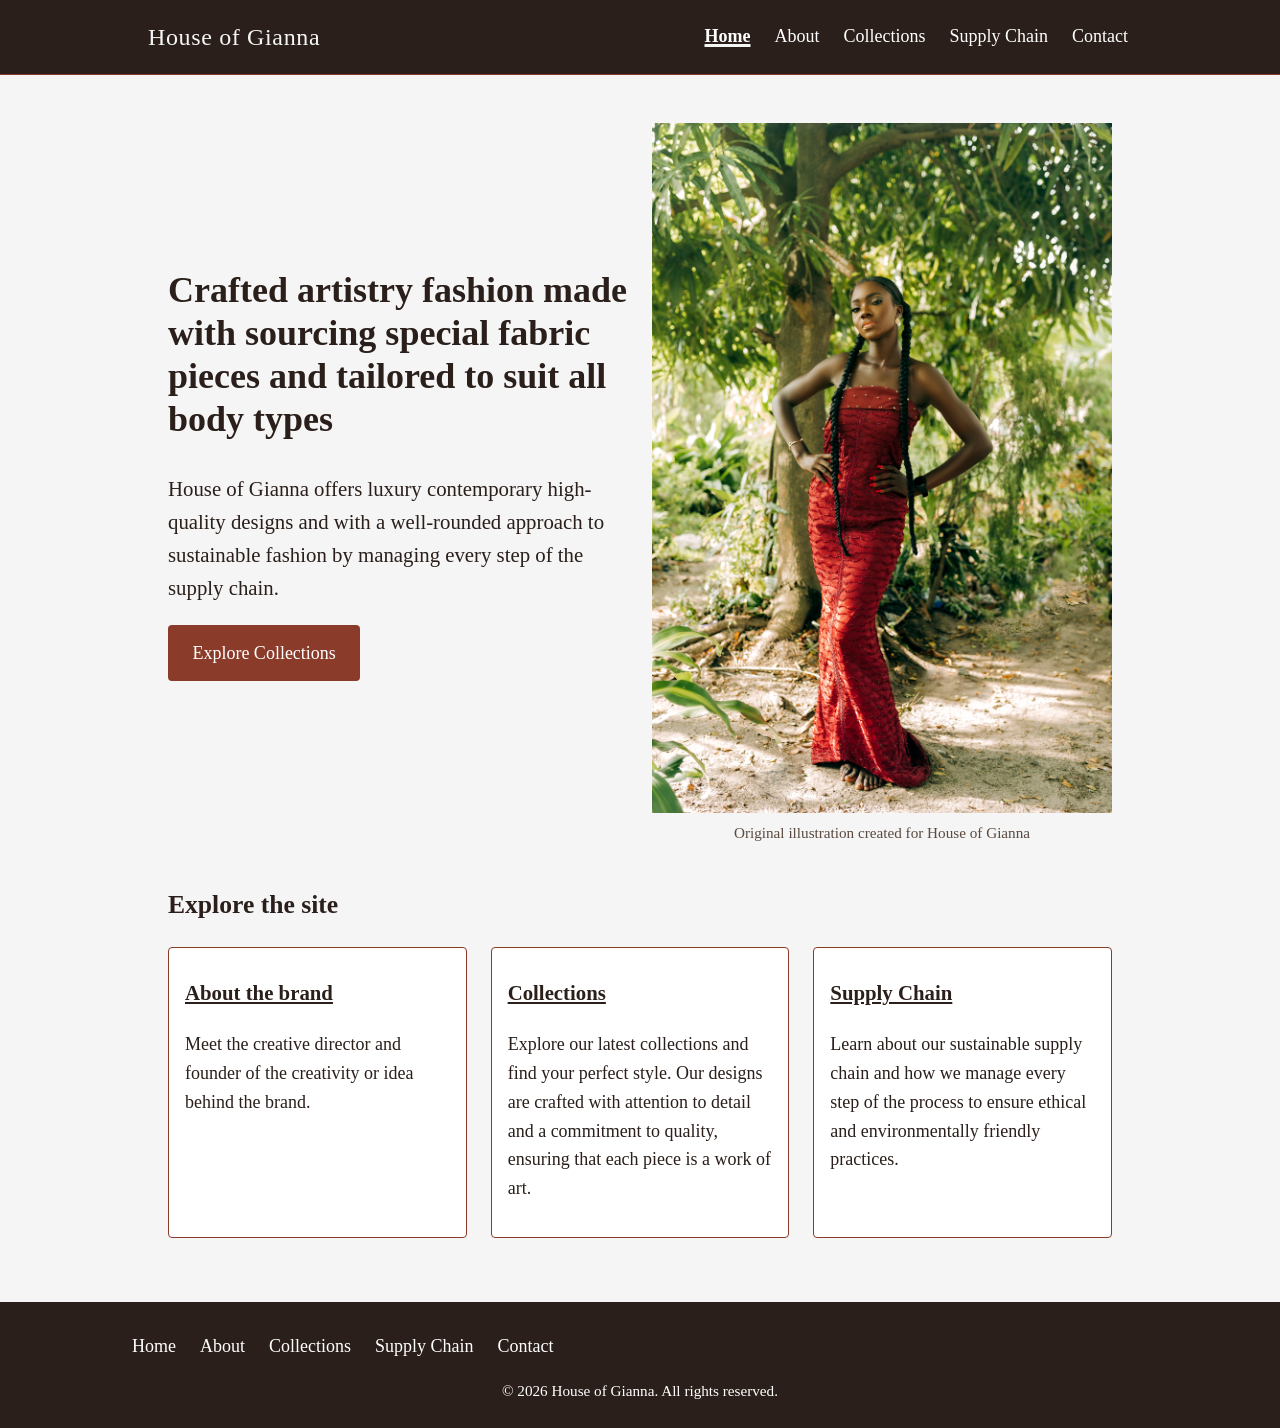
<file: index.html>
<!DOCTYPE html>
<html lang="en">
<head>
    <meta charset="UTF-8">
    <meta name="viewport" content="width=device-width, initial-scale=1.0">
    <title>Home | House of Gianna</title>
    <meta name="description" content="House of Gianna is a luxury fashion brand that offers luxury contemporary high-quality ready-made designs that fit the complex taste, feminine appeal and modern lifestyle or attraction of women. Explore our latest collections and find your perfect style.">
    <link rel="stylesheet" href="css/styles.css">
</head>
<body>
    <a class="skip-link" href="#main-content">Skip to main content</a>

    <header class="site-header">
      <div class="site-header__inner">
        <p class="site-title"><a href="index.html">House of Gianna<span class="visually-hidden"> - home page</span></a></p>
        <nav aria-label="primary">
          <ul class="nav-list">
            <li><a href="index.html" aria-current="page">Home</a></li>
            <li><a href="about.html">About</a></li>
            <li><a href="collections.html">Collections</a></li>
            <li><a href="supply-chain.html">Supply Chain</a></li>
            <li><a href="contact.html">Contact</a></li>
          </ul>
        </nav>
      </div>
    </header>

    <main id="main-content" tabindex="-1">
        <section class="hero" aria-labelledby="home-title">
            <div>
                <h1 id="home-title">Crafted artistry fashion made with sourcing special fabric pieces and tailored to suit all body types</h1>
                <p class="lead">House of Gianna offers luxury contemporary high-quality designs and with a well-rounded approach to sustainable fashion by managing every step of the supply chain.</p>
                <p><a class="button" href="collections.html">Explore Collections</a></p>
            </div>
            <figure>
                <img src="image/IMG_2886.JPG" alt="Illustration of a sequin draped beaded flowing tube or bandeau dress with fish cut at the hemline" width="600" height="400">
                <figcaption>Original illustration created for House of Gianna</figcaption>
            </figure>
        </section>

        <section aria-labelledby="explore-title">
            <h2 id="explore-title">Explore the site</h2>
            <div class="card-grid">
                <article class="card">
                    <h3><a href="about.html">About the brand</a></h3>
                    <p>Meet the creative director and founder of the creativity or idea behind the brand.</p>
                </article>
                <article class="card">
                    <h3><a href="collections.html">Collections</a></h3>
                    <p>Explore our latest collections and find your perfect style. Our designs are crafted with attention to detail and a commitment to quality, ensuring that each piece is a work of art.</p>
                </article>
                <article class="card">
                    <h3><a href="supply-chain.html">Supply Chain</a></h3>
                    <p>Learn about our sustainable supply chain and how we manage every step of the process to ensure ethical and environmentally friendly practices.</p>
                </article>
            </div>
        </section>
    </main> 

    <footer class="site-footer">
        <div class="site-footer__inner">
            <nav aria-label="Footer">
                <ul class="nav-list">
                    <li><a href="index.html">Home</a></li>
                    <li><a href="about.html">About</a></li>
                    <li><a href="collections.html">Collections</a></li>
                    <li><a href="supply-chain.html">Supply Chain</a></li>
                    <li><a href="contact.html">Contact</a></li>
                </ul>
            </nav>
            <p class="copyright">&copy; 2026 House of Gianna. All rights reserved.</p>
        </div>
    </footer>
</body>
</html>
</file>
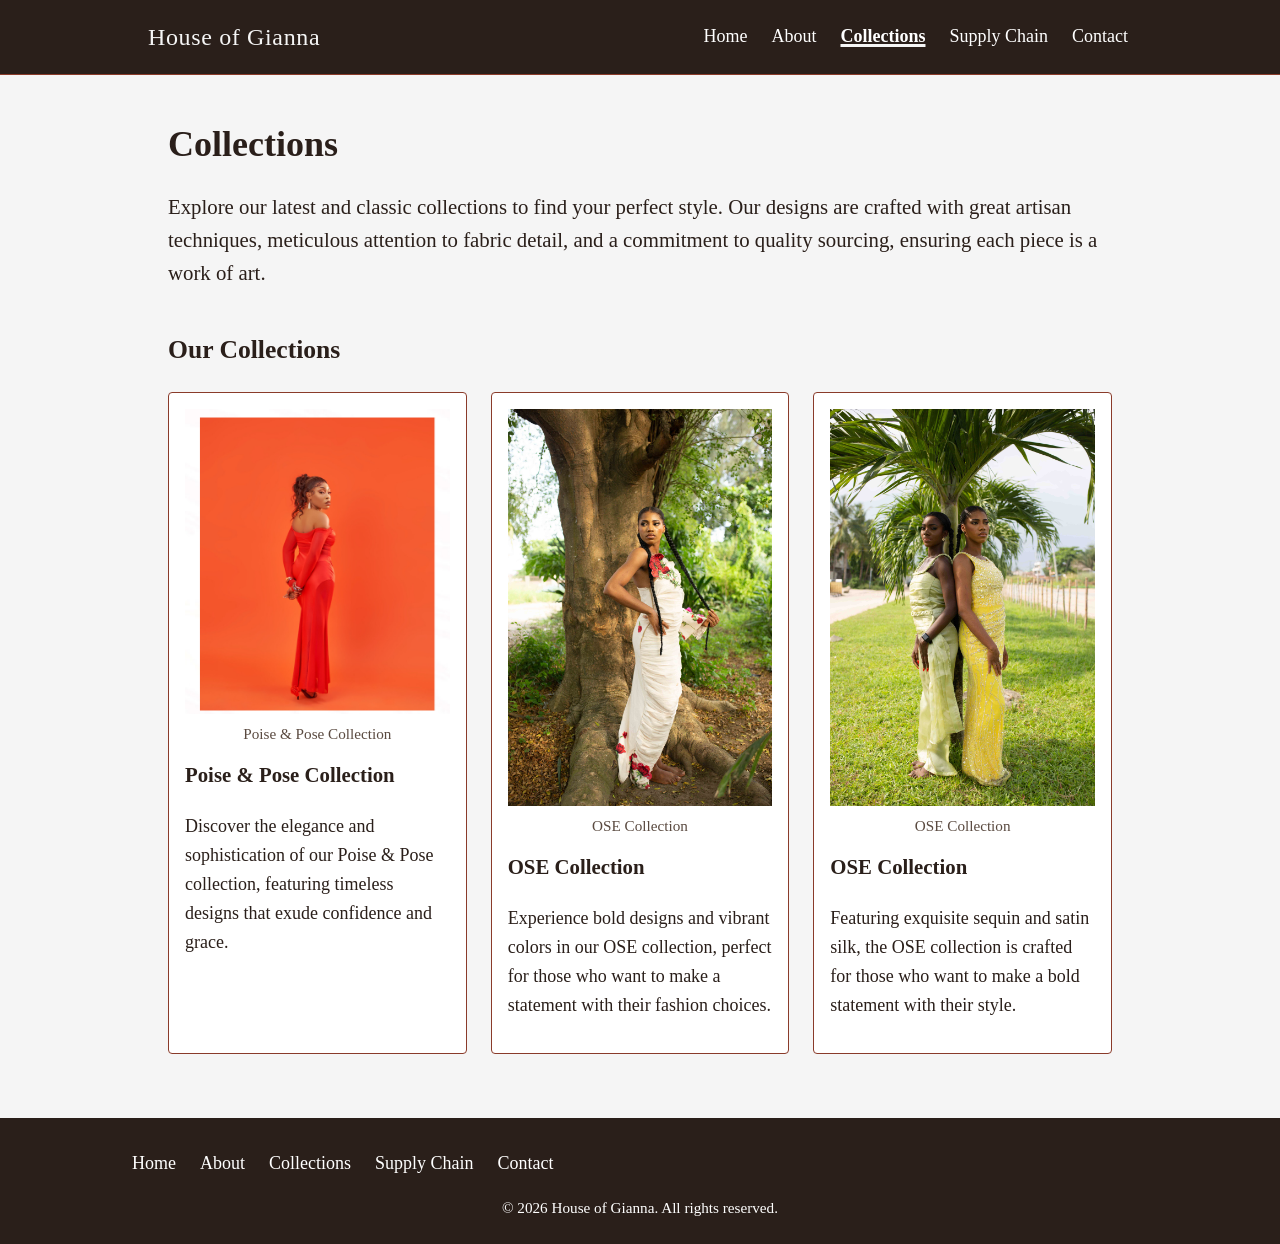
<file: collections.html>
<!DOCTYPE html>
<html lang="en">
<head>
    <meta charset="UTF-8">
    <meta name="viewport" content="width=device-width, initial-scale=1.0">
    <title>Collections | House of Gianna</title>
    <meta name="description" content="Explore House of Gianna collections: From our Poise &amp; Pose collection to our latest OSE collection featuring bold designs and colors.">
    <link rel="stylesheet" href="css/styles.css">
</head>
<body>
    <a class="skip-link" href="#main-content">Skip to main content</a>

    <header class="site-header">
      <div class="site-header__inner">
        <p class="site-title"><a href="index.html" class="site-title__link">House of Gianna<span class="visually-hidden"> - home page</span></a></p>
        <nav aria-label="Primary">
          <ul class="nav-list">
            <li><a href="index.html">Home</a></li>
            <li><a href="about.html">About</a></li>
            <li><a href="collections.html" aria-current="page">Collections</a></li>
            <li><a href="supply-chain.html">Supply Chain</a></li>
            <li><a href="contact.html">Contact</a></li>
          </ul>
        </nav>
      </div>
    </header>

    <main id="main-content" tabindex="-1">
        <h1 id="collections-title">Collections</h1>
        <p class="lead">Explore our latest and classic collections to find your perfect style. Our designs are crafted with great artisan techniques, meticulous attention to fabric detail, and a commitment to quality sourcing, ensuring each piece is a work of art.</p>

        <section aria-labelledby="range-title">
            <h2 id="range-title">Our Collections</h2>
            <div class="card-grid">
                <article class="card">
                    <figure>
                        <img src="image/IMG_0195.jpg" alt="Poise &amp; Pose Collection" width="300" height="400">
                        <figcaption>Poise &amp; Pose Collection</figcaption>
                    </figure>
                    <h3>Poise &amp; Pose Collection</h3>
                    <p>Discover the elegance and sophistication of our Poise &amp; Pose collection, featuring timeless designs that exude confidence and grace.</p>
                </article>
                <article class="card">
                    <figure>
                        <img src="image/IMG_2644.JPG" alt="OSE Collection" width="300" height="400">
                        <figcaption>OSE Collection</figcaption>
                    </figure>
                    <h3>OSE Collection</h3>
                    <p>Experience bold designs and vibrant colors in our OSE collection, perfect for those who want to make a statement with their fashion choices.</p>
                </article>
                <article class="card">
                    <figure>
                        <img src="image/IMG_2721.JPG" alt="OSE Collection" width="300" height="400">
                        <figcaption>OSE Collection</figcaption>
                    </figure>
                    <h3>OSE Collection</h3>
                    <p>Featuring exquisite sequin and satin silk, the OSE collection is crafted for those who want to make a bold statement with their style.</p>
                </article>
            </div>
        </section>
    </main>

    <footer class="site-footer">
        <div class="site-footer__inner">
            <nav aria-label="Footer">
                <ul class="nav-list">
                    <li><a href="index.html">Home</a></li>
                    <li><a href="about.html">About</a></li>
                    <li><a href="collections.html">Collections</a></li>
                    <li><a href="supply-chain.html">Supply Chain</a></li>
                    <li><a href="contact.html">Contact</a></li>
                </ul>
            </nav>
            <p class="copyright">&copy; 2026 House of Gianna. All rights reserved.</p>
        </div>
    </footer>
</body>
</html>
</file>
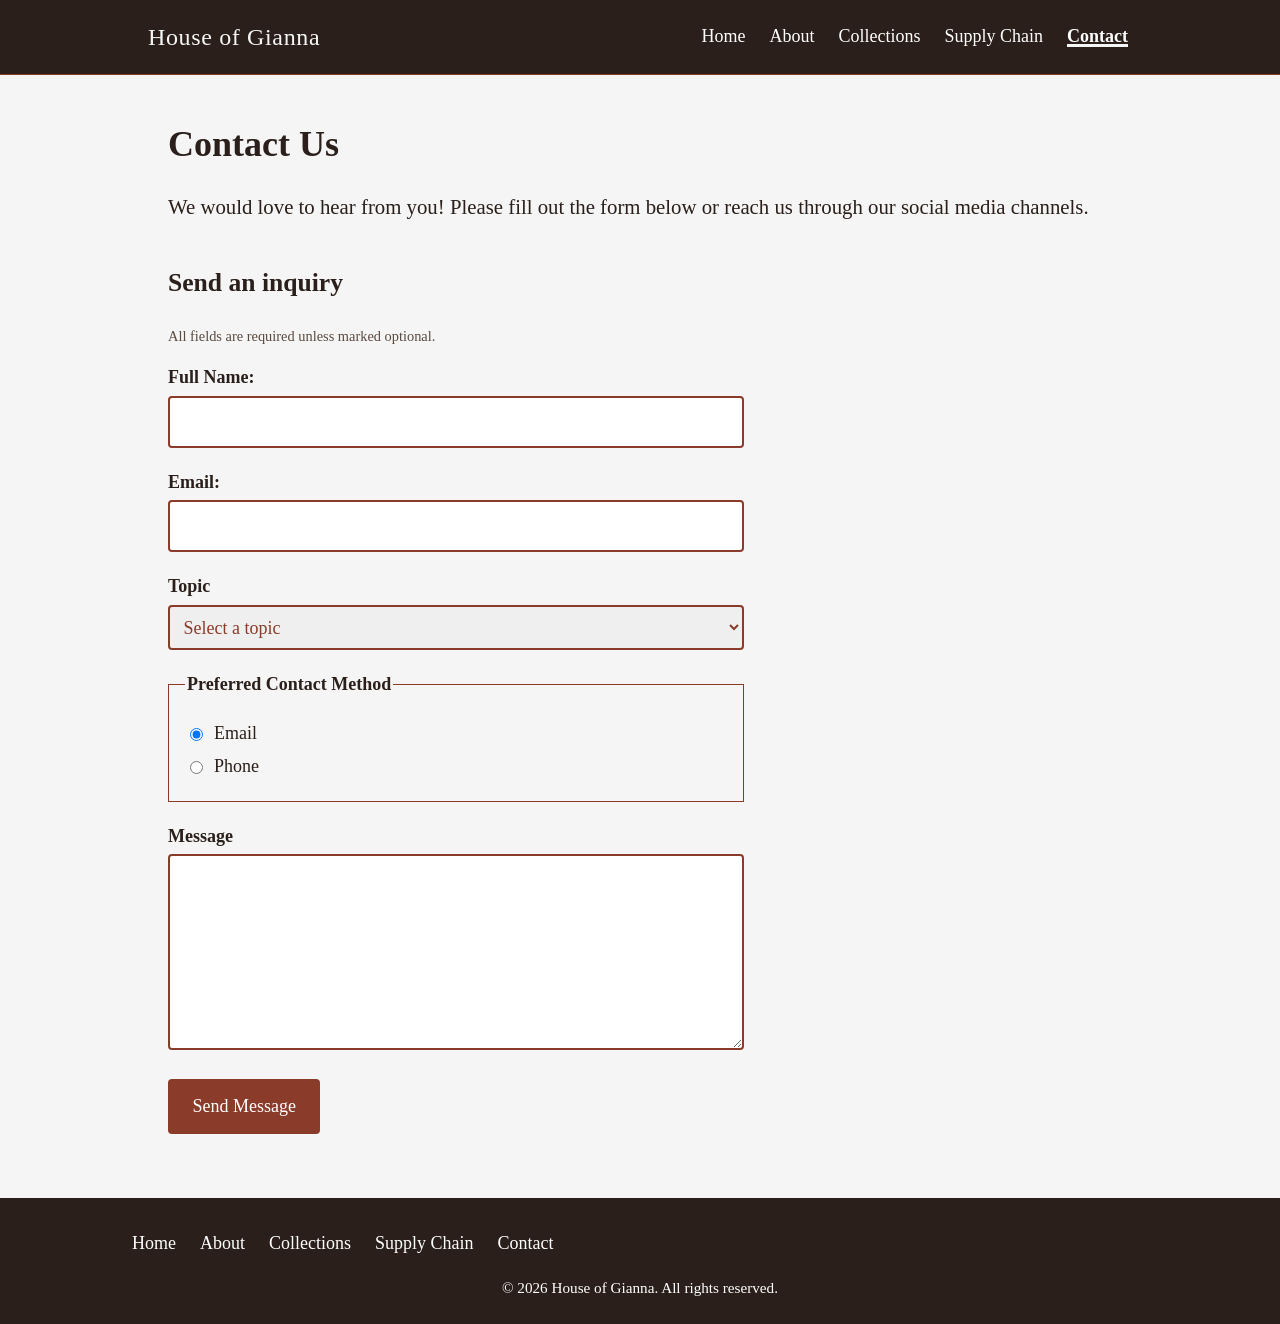
<file: contact.html>
<!DOCTYPE html>
<html lang="en">
<head>
    <meta charset="UTF-8">
    <meta name="viewport" content="width=device-width, initial-scale=1.0">
    <title>Contact | House of Gianna</title>
    <meta name="description" content="Get in touch with House of Gianna for inquiries, collaborations, or customer support.">
    <link rel="stylesheet" href="css/styles.css">
</head>
<body>
    <a class="skip-link" href="#main-content">Skip to main content</a>

    <header class="site-header">
        <div class="site-header__inner">
            <p class="site-title"><a href="index.html">House of Gianna<span class="visually-hidden"> - home page</span></a></p>
            <nav aria-label="Primary">
                <ul class="nav-list">
                    <li><a href="index.html">Home</a></li>
                    <li><a href="about.html">About</a></li>
                    <li><a href="collections.html">Collections</a></li>
                    <li><a href="supply-chain.html">Supply Chain</a></li>
                    <li><a href="contact.html" aria-current="page">Contact</a></li>
                </ul>
            </nav>
        </div>
    </header>

    <main id="main-content" tabindex="-1">
        <h1>Contact Us</h1>
        <p class="lead">We would love to hear from you! Please fill out the form below or reach us through our social media channels.</p>

        <section aria-labelledby="contact-form-title">
            <h2 id="contact-form-title">Send an inquiry</h2>
            <p class="hint">All fields are required unless marked optional.</p>

            <!-- POST is used because we are submitting data to the server -->
            <form action="#" method="post">
                <div class="form-field">
                    <label for="name">Full Name:</label>
                    <input type="text" id="name" name="name" autocomplete="name" required>
                </div>

                <div class="form-field">
                    <label for="email">Email:</label>
                    <input type="email" id="email" name="email" autocomplete="email" required>
                </div>

                <div class="form-field">
                    <label for="topic">Topic</label>
                    <select id="topic" name="topic" required>
                        <option value="">Select a topic</option>
                        <option value="collections">Collections</option>
                        <option value="orders">Order enquiry</option>
                        <option value="supply-chain">Supply chain</option>
                        <option value="other">Something else</option>
                    </select>
                </div>

                <fieldset>
                    <legend>Preferred Contact Method</legend>
                    <div class="radio-row">
                        <input type="radio" id="reply-email" name="reply-method" value="email" checked>
                        <label for="reply-email">Email</label>
                    </div>
                    <div class="radio-row">
                        <input type="radio" id="reply-phone" name="reply-method" value="phone">
                        <label for="reply-phone">Phone</label>
                    </div>
                </fieldset>

                <div class="form-field">
                    <label for="message">Message</label>
                    <textarea id="message" name="message" rows="6" required></textarea>
                </div>

                <button class="button" type="submit">Send Message</button>
            </form>
        </section>
    </main>

    <footer class="site-footer">
        <div class="site-footer__inner">
            <nav aria-label="Footer">
                <ul class="nav-list">
                    <li><a href="index.html">Home</a></li>
                    <li><a href="about.html">About</a></li>
                    <li><a href="collections.html">Collections</a></li>
                    <li><a href="supply-chain.html">Supply Chain</a></li>
                    <li><a href="contact.html">Contact</a></li>
                </ul>
            </nav>
            <p class="copyright">&copy; 2026 House of Gianna. All rights reserved.</p>
        </div>
    </footer>
</body>
</html>
</file>
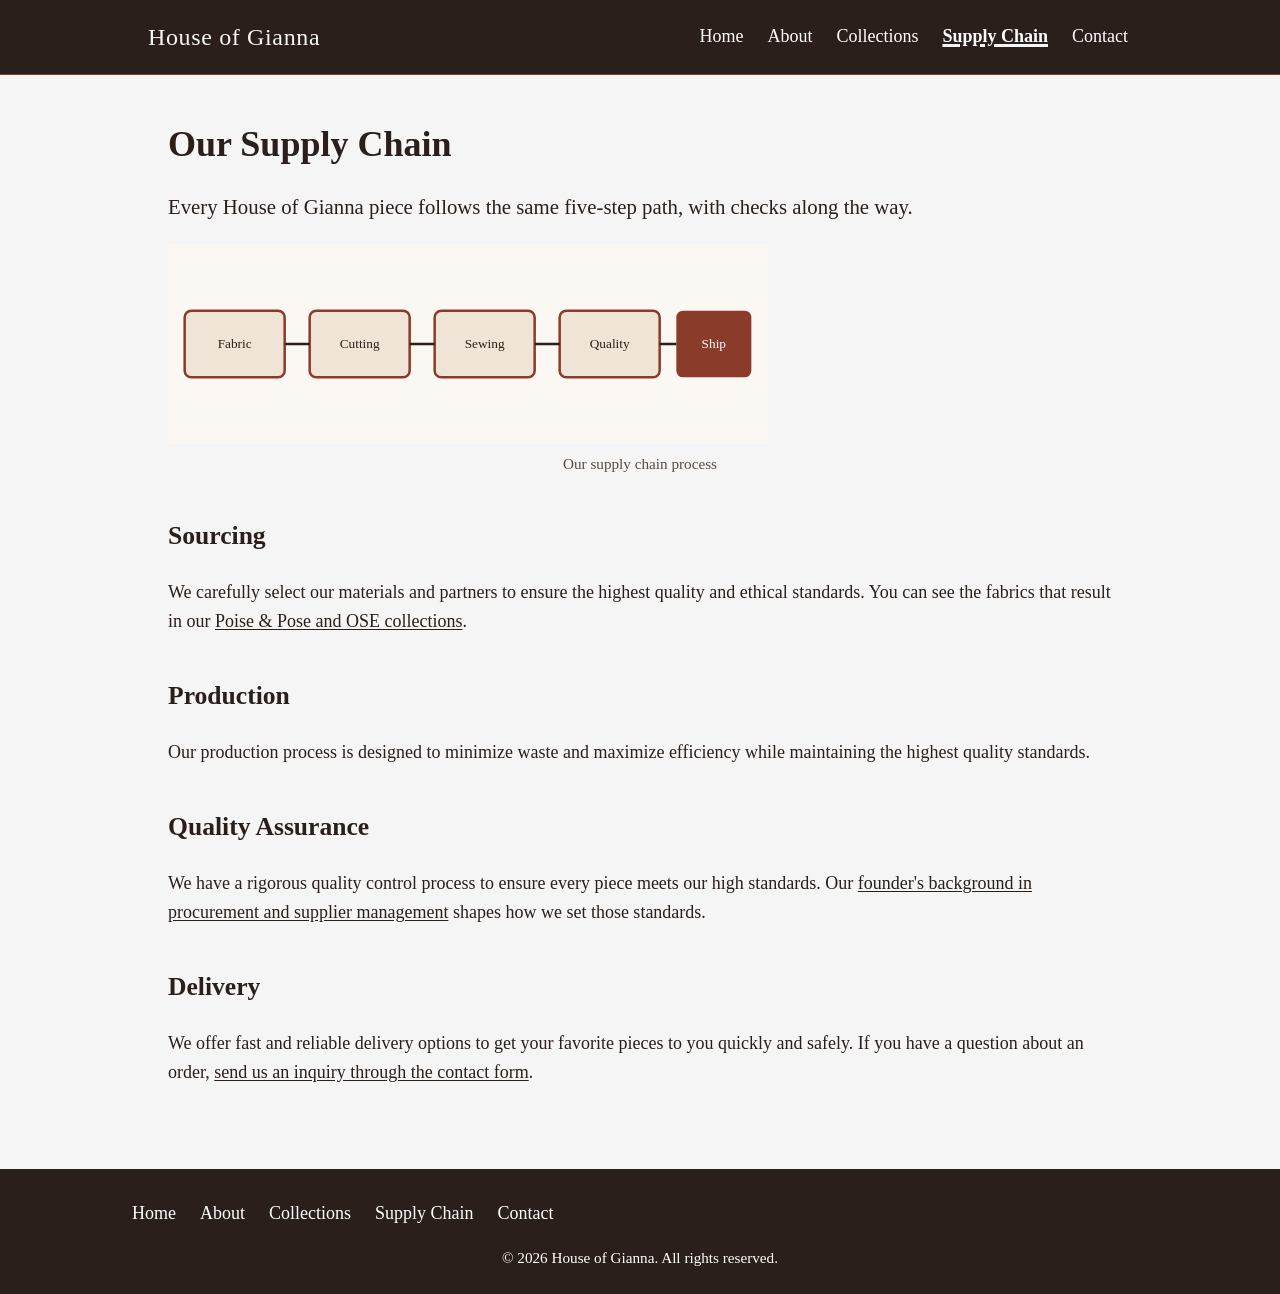
<file: supply-chain.html>
<!DOCTYPE html>
<html lang="en">
<head>
    <meta charset="UTF-8">
    <meta name="viewport" content="width=device-width, initial-scale=1.0">
    <title>Sourcing to Delivery Supply Chain | House of Gianna</title>
    <meta name="description" content="See how House of Gianna manages every step from fabric sourcing and production to quality checks and delivery, so each piece meets the same high standard.">
    <link rel="canonical" href="https://areg0010.github.io/Week-11-SEO-Open-Graph/supply-chain.html">

    <!-- Open Graph: how the page looks when shared -->
    <meta property="og:type" content="article">
    <meta property="og:site_name" content="House of Gianna">
    <meta property="og:locale" content="en_CA">
    <meta property="og:title" content="Sourcing to Delivery Supply Chain | House of Gianna">
    <meta property="og:description" content="See how House of Gianna manages every step from fabric sourcing and production to quality checks and delivery, so each piece meets the same high standard.">
    <meta property="og:url" content="https://areg0010.github.io/Week-11-SEO-Open-Graph/supply-chain.html">
    <meta property="og:image" content="https://areg0010.github.io/Week-11-SEO-Open-Graph/image/og-supply-chain.png">
    <meta property="og:image:width" content="1200">
    <meta property="og:image:height" content="630">
    <meta property="og:image:alt" content="House of Gianna, Our Supply Chain: sourcing, production, quality and delivery.">
    <meta name="twitter:card" content="summary_large_image">

    <!-- Structured data: this page is an article explaining the supply chain process -->
    <script type="application/ld+json">
    {
      "@context": "https://schema.org",
      "@type": "Article",
      "headline": "Our Supply Chain: From Sourcing to Delivery",
      "description": "See how House of Gianna manages every step from fabric sourcing and production to quality checks and delivery, so each piece meets the same high standard.",
      "image": "https://areg0010.github.io/Week-11-SEO-Open-Graph/image/og-supply-chain.png",
      "datePublished": "2026-11-22",
      "dateModified": "2026-11-22",
      "inLanguage": "en-CA",
      "mainEntityOfPage": {
        "@type": "WebPage",
        "@id": "https://areg0010.github.io/Week-11-SEO-Open-Graph/supply-chain.html"
      },
      "author": {
        "@type": "Organization",
        "name": "House of Gianna",
        "url": "https://areg0010.github.io/Week-11-SEO-Open-Graph/index.html"
      },
      "publisher": {
        "@type": "Organization",
        "name": "House of Gianna",
        "url": "https://areg0010.github.io/Week-11-SEO-Open-Graph/index.html"
      }
    }
    </script>

    <link rel="stylesheet" href="css/styles.css">
</head>
<body>
    <a class="skip-link" href="#main-content">Skip to main content</a>

    <header class="site-header">
      <div class="site-header__inner">
        <p class="site-title"><a href="index.html">House of Gianna<span class="visually-hidden"> - home page</span></a></p>
        <nav aria-label="Primary">
          <ul class="nav-list">
            <li><a href="index.html">Home</a></li>
            <li><a href="about.html">About</a></li>
            <li><a href="collections.html">Collections</a></li>
            <li><a href="supply-chain.html" aria-current="page">Supply Chain</a></li>
            <li><a href="contact.html">Contact</a></li>
          </ul>
        </nav>
      </div>
    </header>

    <main id="main-content" tabindex="-1">
        <h1>Our Supply Chain</h1>
        <p class="lead">Every House of Gianna piece follows the same five-step path, with checks along the way.</p>

        <figure>
            <img src="image/supply-chain-flow.svg" alt="Diagram showing the five steps of the supply chain: sourcing, production, quality assurance, delivery, and customer satisfaction." width="600" height="400">
            <figcaption>Our supply chain process</figcaption>
        </figure>

        <section aria-labelledby="sourcing-title">
            <h2 id="sourcing-title">Sourcing</h2>
            <p>We carefully select our materials and partners to ensure the highest quality and ethical standards. You can see the fabrics that result in our <a href="collections.html">Poise &amp; Pose and OSE collections</a>.</p>
        </section>

        <section aria-labelledby="production-title">
            <h2 id="production-title">Production</h2>
            <p>Our production process is designed to minimize waste and maximize efficiency while maintaining the highest quality standards.</p>
        </section>

        <section aria-labelledby="quality-title">
            <h2 id="quality-title">Quality Assurance</h2>
            <p>We have a rigorous quality control process to ensure every piece meets our high standards. Our <a href="about.html">founder's background in procurement and supplier management</a> shapes how we set those standards.</p>
        </section>

        <section aria-labelledby="delivery-title">
            <h2 id="delivery-title">Delivery</h2>
            <p>We offer fast and reliable delivery options to get your favorite pieces to you quickly and safely. If you have a question about an order, <a href="contact.html">send us an inquiry through the contact form</a>.</p>
        </section>
    </main>

    <footer class="site-footer">
        <div class="site-footer__inner">
            <nav aria-label="Footer">
                <ul class="nav-list">
                    <li><a href="index.html">Home</a></li>
                    <li><a href="about.html">About</a></li>
                    <li><a href="collections.html">Collections</a></li>
                    <li><a href="supply-chain.html">Supply Chain</a></li>
                    <li><a href="contact.html">Contact</a></li>
                </ul>
            </nav>
            <p class="copyright">&copy; 2026 House of Gianna. All rights reserved.</p>
        </div>
    </footer>
</body>
</html>
</file>
<file: css/styles.css>
/* WebAIM Contrast Ratio Verifications:
- --primary-color (#2a1f1a) on --secondary-color (#f5f5f5) = 14.71:1 (passes AAA)
- --accent-color (#8a3b2a) on --secondary-color (#f5f5f5) = 7.03:1 (passes AAA)
- --secondary-color (#f5f5f5) on --primary-color (#2a1f1a) = 14.71:1 (passes AAA)
- #ffffff on --primary-color (#2a1f1a) (header/footer text) = 16.04:1 (passes AAA)
- #ffffff on --accent-color (#8a3b2a) (buttons) = 7.67:1 (passes AAA)
- --accent-color (#8a3b2a) on #ffffff (inputs/cards) = 7.67:1 (passes AAA)
- #5a4a40 on --secondary-color (#f5f5f5) (captions/hints) = 7.74:1 (passes AAA)
- #5a4a40 on #ffffff (captions/hints on cards) = 8.44:1 (passes AAA)
- --secondary-color (#f5f5f5) on --primary-color (#2a1f1a) (title/focus outlines) = 14.71:1 (passes AAA)

Focus outlines (need 3:1):
- --primary-color (#2a1f1a) outline on --secondary-color (#f5f5f5) page = 14.71:1
- --primary-color (#2a1f1a) outline on #ffffff cards and fields = 16.04:1
- --secondary-color (#f5f5f5) outline on --primary-color (#2a1f1a) header/footer = 14.71:1
*/

/* Units: font sizes, padding, gaps and max-widths are in rem so they scale
with text size and zoom. The only px values are 1-3px borders, outlines and
underline thickness, which stay the same thickness at any zoom level. */

/* House of Gianna - midterm site styles */

:root {
    --primary-color: #2a1f1a;
    --accent-color: #8a3b2a;
    --secondary-color: #f5f5f5;
    --surface-color: #ffffff;
}

* {
    box-sizing: border-box;
}

body {
    margin: 0;
    font-family: 'Georgia', 'Times New Roman', serif;
    font-size: 1.125rem;
    line-height: 1.6;
    color: var(--primary-color);
    background: var(--secondary-color);
}

img {
    max-width: 100%;
    height: auto;
    display: block;
}

a {
  color: var(--primary-color);
  text-decoration: none;
  text-underline-offset: 0.15rem;
}

a:hover {
    color: var(--accent-color);
}

/* Underline links in main content for accessibility */
main a {
    text-decoration: underline;
}

main a:hover {
    color: var(--accent-color);
}

/* Visible focus styles for accessibility
   Every link, button and form control gets the same 3px outline with a 3px gap.
   Dark outline on the light page, light outline on the dark header and footer. */
a:focus-visible,
button:focus-visible,
input:focus-visible,
select:focus-visible,
textarea:focus-visible {
    outline: 3px solid var(--primary-color);
    outline-offset: 3px;
}

/* Focus outline override for dark header and footer */
.site-header a:focus-visible,
.site-footer a:focus-visible {
    outline: 3px solid var(--secondary-color);
    outline-offset: 3px;
}

/* Skip to content link
   Hidden off-screen until it receives keyboard focus, then slides into view.
   It stays in the tab order, so it is the first stop for keyboard users.
   Light box with dark text so it stands out against the dark header. */
.skip-link {
    position: absolute;
    top: 0;
    left: 0;
    padding: 0.75rem 1rem;
    background-color: var(--surface-color);
    color: var(--primary-color);
    font-weight: bold;
    transform: translateY(-120%);
    z-index: 10;
}

.skip-link:focus {
    transform: translateY(0);
    transition: transform 0.3s ease-in-out;
}

.skip-link:focus-visible {
    outline-color: var(--secondary-color);
}

/* Visually hidden, but still read by screen readers.
   Not display: none, which would hide it from assistive technology too. */
.visually-hidden {
    position: absolute;
    width: 1px;
    height: 1px;
    margin: -1px;
    padding: 0;
    overflow: hidden;
    clip: rect(0, 0, 0, 0);
    clip-path: inset(50%);
    white-space: nowrap;
    border: 0;
}

/* Header and navigation styles */
.site-header {
    background-color: var(--primary-color);
    color: #fff;
    border-bottom: 1px solid var(--accent-color);
}

/* Flexbox Navigation Component */
.site-header__inner {
    max-width: 64rem;
    margin: 0 auto;
    display: flex;
    flex-wrap: wrap;
    align-items: center;
    justify-content: space-between;
    gap: 0.75rem 2rem;
    padding: 1rem 1.25rem;
}

.site-title {
    margin: 0;
    font-size: 1.5rem;
    letter-spacing: 0.04rem;
}

.site-title a {
    color: var(--secondary-color);
    text-decoration: none;
}

.nav-list {
    list-style: none;
    margin: 0;
    padding: 0;
    display: flex;
    flex-wrap: wrap;
    gap: 0.25rem 1rem;
}

.nav-list a {
    display: inline-block;
    padding: 0.4rem 0.25rem;
    color: #fff;
    text-decoration: none;
}

.nav-list a:hover {
    color: var(--secondary-color);
    text-decoration: underline;
}

.nav-list a[aria-current="page"] {
    font-weight: bold;
    text-decoration: underline;
    text-decoration-thickness: 3px;
    text-decoration-color: var(--secondary-color);
}

/* Main content */
main {
    max-width: 64rem;
    margin: 0 auto;
    padding: 2rem 1.25rem 3rem;
}

h1 {
    font-size: 2.25rem;
    line-height: 1.2;
    margin-top: 0;
}

h2 {
    font-size: 1.6rem;
    margin-top: 2.5rem;
}

h3 {
    font-size: 1.3rem;
}

.lead {
    font-size: 1.3rem;
}

.hero {
    display: grid;
    gap: 1.5rem;
    align-items: center;
}

/* Breakpoint 1: 48rem - Derived where mobile single-column layout feels cramped and side-by-side hero columns fit comfortably */
@media (min-width: 48rem) {
    .hero {
        grid-template-columns: 1fr 1fr;
    }
}

/* Breakpoint 2: 55rem - Content-derived where wider viewports make the mobile padding feel too tight against the screen edges, increasing main padding for better spacing */
@media (min-width: 55rem) {
    main {
        padding: 3rem 2.5rem 4rem;
    }
}

.button {
    display: inline-block;
    padding: 0.7rem 1.4rem;
    background: var(--accent-color);
    color: #fff;
    border: 2px solid var(--accent-color);
    border-radius: 0.25rem;
    font: inherit;
    cursor: pointer;
    text-decoration: none;
    transition: background-color 0.3s ease-in-out;
}

.button:hover {
    background: var(--primary-color);
    border-color: var(--primary-color);
    color: #fff;
}

.card-grid {
    display: grid;
    gap: 1.5rem;
    grid-template-columns: repeat(auto-fit, minmax(15rem, 1fr));
}

.card {
    background: var(--surface-color);
    border: 1px solid var(--accent-color);
    border-radius: 0.25rem;
    padding: 1rem;
}

.card h3 {
    margin-top: 0.75rem;
}

figure {
    margin: 0;
}

figcaption {
    font-size: 0.95rem;
    color: #5a4a40;
    text-align: center;
    margin-top: 0.5rem;
}

/* Supply chain steps */
.steps {
    padding-left: 1.25rem;
}

.steps li {
    margin-bottom: 1rem;
}

/* Form */
.form-field {
    margin-bottom: 1.25rem;
}

label,
legend {
    display: block;
    font-weight: bold;
    margin-bottom: 0.25rem;
}

.hint {
    font-weight: normal;
    font-size: 0.9rem;
    color: #5a4a40;
}

input[type="text"],
input[type="email"],
select,
textarea {
    width: 100%;
    max-width: 36rem;
    padding: 0.6rem;
    font: inherit;
    color: var(--accent-color);
    border: 2px solid #8a3b2a;
    border-radius: 0.25rem;
}

fieldset {
    border: 1px solid var(--accent-color);
    padding: 1rem;
    margin: 0 0 1.25rem;
    max-width: 36rem;
}

.radio-row {
    display: flex;
    align-items: center;
    gap: 0.5rem;
    margin-bottom: 0.25rem;
}

.radio-row label {
    display: inline;
    font-weight: normal;
    margin: 0;
}

/* Footer */
.site-footer {
    background: var(--primary-color);
    color: #fff;
    padding: 1.5rem 1.25rem;
    text-align: center;
}

.site-footer__inner {
    max-width: 64rem;
    margin: 0 auto;
}

.site-footer a {
    color: #fff;
    text-decoration: none;
}

.site-footer .nav-list a {
    color: #fff;
}

/* Dedicated footer hover rule to override base nav rules */
.site-footer .nav-list a:hover {
    color: var(--secondary-color);
    text-decoration: underline;
}

.site-footer p {
    margin: 0.75rem 0 0;
    font-size: 0.95rem;
}

/* Reduced motion guard
   Users who turn on "Reduce motion" in their system settings get no sliding
   or fading. Transitions and animations are effectively switched off. */
@media (prefers-reduced-motion: reduce) {
    *,
    *::before,
    *::after {
        animation-duration: 0.01ms !important;
        animation-iteration-count: 1 !important;
        transition-duration: 0.01ms !important;
        scroll-behavior: auto !important;
    }
}


/* House of Gianna - midterm site styles */

:root {
    --primary-color: #2a1f1a;
    --accent-color: #8a3b2a;
    --secondary-color: #f5f5f5;
    --surface-color: #ffffff;
}

* {
    box-sizing: border-box;
}

body {
    margin: 0;
    font-family: 'Georgia', 'Times New Roman', serif;
    font-size: 1.125rem;
    line-height: 1.6;
    color: var(--primary-color);
    background: var(--secondary-color);
}

img {
    max-width: 100%;
    height: auto;
    display: block;
}

a {
  color: var(--primary-color);
  text-decoration: none;
  text-underline-offset: 0.15rem;
}

a:hover {
    color: var(--accent-color);
}

/* Underline links in main content for accessibility */
main a {
    text-decoration: underline;
}

main a:hover {
    color: var(--accent-color);
}

/* Visible focus styles for accessibility
   Every link, button and form control gets the same 3px outline with a 3px gap.
   Dark outline on the light page, light outline on the dark header and footer. */
a:focus-visible,
button:focus-visible,
input:focus-visible,
select:focus-visible,
textarea:focus-visible {
    outline: 3px solid var(--primary-color);
    outline-offset: 3px;
}

/* Focus outline override for dark header and footer */
.site-header a:focus-visible,
.site-footer a:focus-visible {
    outline: 3px solid var(--secondary-color);
    outline-offset: 3px;
}

/* Skip to content link
   Hidden off-screen until it receives keyboard focus, then slides into view.
   It stays in the tab order, so it is the first stop for keyboard users.
   Light box with dark text so it stands out against the dark header. */
.skip-link {
    position: absolute;
    top: 0;
    left: 0;
    padding: 0.75rem 1rem;
    background-color: var(--surface-color);
    color: var(--primary-color);
    font-weight: bold;
    transform: translateY(-120%);
    z-index: 10;
}

.skip-link:focus {
    transform: translateY(0);
    transition: transform 0.3s ease-in-out;
}

.skip-link:focus-visible {
    outline-color: var(--secondary-color);
}

/* Visually hidden, but still read by screen readers.
   Not display: none, which would hide it from assistive technology too. */
.visually-hidden {
    position: absolute;
    width: 1px;
    height: 1px;
    margin: -1px;
    padding: 0;
    overflow: hidden;
    clip: rect(0, 0, 0, 0);
    clip-path: inset(50%);
    white-space: nowrap;
    border: 0;
}

/* Header and navigation styles */
.site-header {
    background-color: var(--primary-color);
    color: #fff;
    border-bottom: 1px solid var(--accent-color);
}

/* Flexbox Navigation Component */
.site-header__inner {
    max-width: 64rem;
    margin: 0 auto;
    display: flex;
    flex-wrap: wrap;
    align-items: center;
    justify-content: space-between;
    gap: 0.75rem 2rem;
    padding: 1rem 1.25rem;
}

.site-title {
    margin: 0;
    font-size: 1.5rem;
    letter-spacing: 0.04rem;
}

.site-title a {
    color: var(--secondary-color);
    text-decoration: none;
}

.nav-list {
    list-style: none;
    margin: 0;
    padding: 0;
    display: flex;
    flex-wrap: wrap;
    gap: 0.25rem 1rem;
}

.nav-list a {
    display: inline-block;
    padding: 0.4rem 0.25rem;
    color: #fff;
    text-decoration: none;
}

.nav-list a:hover {
    color: var(--secondary-color);
    text-decoration: underline;
}

.nav-list a[aria-current="page"] {
    font-weight: bold;
    text-decoration: underline;
    text-decoration-thickness: 3px;
    text-decoration-color: var(--secondary-color);
}

/* Main content */
main {
    max-width: 64rem;
    margin: 0 auto;
    padding: 2rem 1.25rem 3rem;
}

h1 {
    font-size: 2.25rem;
    line-height: 1.2;
    margin-top: 0;
}

h2 {
    font-size: 1.6rem;
    margin-top: 2.5rem;
}

h3 {
    font-size: 1.3rem;
}

.lead {
    font-size: 1.3rem;
}

.hero {
    display: grid;
    gap: 1.5rem;
    align-items: center;
}

/* Breakpoint 1: 48rem - Derived where mobile single-column layout feels cramped and side-by-side hero columns fit comfortably */
@media (min-width: 48rem) {
    .hero {
        grid-template-columns: 1fr 1fr;
    }
}

/* Breakpoint 2: 55rem - Content-derived where wider viewports make the mobile padding feel too tight against the screen edges, increasing main padding for better spacing */
@media (min-width: 55rem) {
    main {
        padding: 3rem 2.5rem 4rem;
    }
}

.button {
    display: inline-block;
    padding: 0.7rem 1.4rem;
    background: var(--accent-color);
    color: #fff;
    border: 2px solid var(--accent-color);
    border-radius: 0.25rem;
    font: inherit;
    cursor: pointer;
    text-decoration: none;
    transition: background-color 0.3s ease-in-out;
}

.button:hover {
    background: var(--primary-color);
    border-color: var(--primary-color);
    color: #fff;
}

.card-grid {
    display: grid;
    gap: 1.5rem;
    grid-template-columns: repeat(auto-fit, minmax(15rem, 1fr));
}

.card {
    background: var(--surface-color);
    border: 1px solid var(--accent-color);
    border-radius: 0.25rem;
    padding: 1rem;
}

.card h3 {
    margin-top: 0.75rem;
}

figure {
    margin: 0;
}

figcaption {
    font-size: 0.95rem;
    color: #5a4a40;
    text-align: center;
    margin-top: 0.5rem;
}

/* Supply chain steps */
.steps {
    padding-left: 1.25rem;
}

.steps li {
    margin-bottom: 1rem;
}

/* Form */
.form-field {
    margin-bottom: 1.25rem;
}

label,
legend {
    display: block;
    font-weight: bold;
    margin-bottom: 0.25rem;
}

.hint {
    font-weight: normal;
    font-size: 0.9rem;
    color: #5a4a40;
}

input[type="text"],
input[type="email"],
select,
textarea {
    width: 100%;
    max-width: 36rem;
    padding: 0.6rem;
    font: inherit;
    color: var(--accent-color);
    border: 2px solid #8a3b2a;
    border-radius: 0.25rem;
}

fieldset {
    border: 1px solid var(--accent-color);
    padding: 1rem;
    margin: 0 0 1.25rem;
    max-width: 36rem;
}

.radio-row {
    display: flex;
    align-items: center;
    gap: 0.5rem;
    margin-bottom: 0.25rem;
}

.radio-row label {
    display: inline;
    font-weight: normal;
    margin: 0;
}

/* Footer */
.site-footer {
    background: var(--primary-color);
    color: #fff;
    padding: 1.5rem 1.25rem;
    text-align: center;
}

.site-footer__inner {
    max-width: 64rem;
    margin: 0 auto;
}

.site-footer a {
    color: #fff;
    text-decoration: none;
}

.site-footer .nav-list a {
    color: #fff;
}

/* Dedicated footer hover rule to override base nav rules */
.site-footer .nav-list a:hover {
    color: var(--secondary-color);
    text-decoration: underline;
}

.site-footer p {
    margin: 0.75rem 0 0;
    font-size: 0.95rem;
}

/* Reduced motion guard
   Users who turn on "Reduce motion" in their system settings get no sliding
   or fading. Transitions and animations are effectively switched off. */
@media (prefers-reduced-motion: reduce) {
    *,
    *::before,
    *::after {
        animation-duration: 0.01ms !important;
        animation-iteration-count: 1 !important;
        transition-duration: 0.01ms !important;
        scroll-behavior: auto !important;
    }
}
</file>
